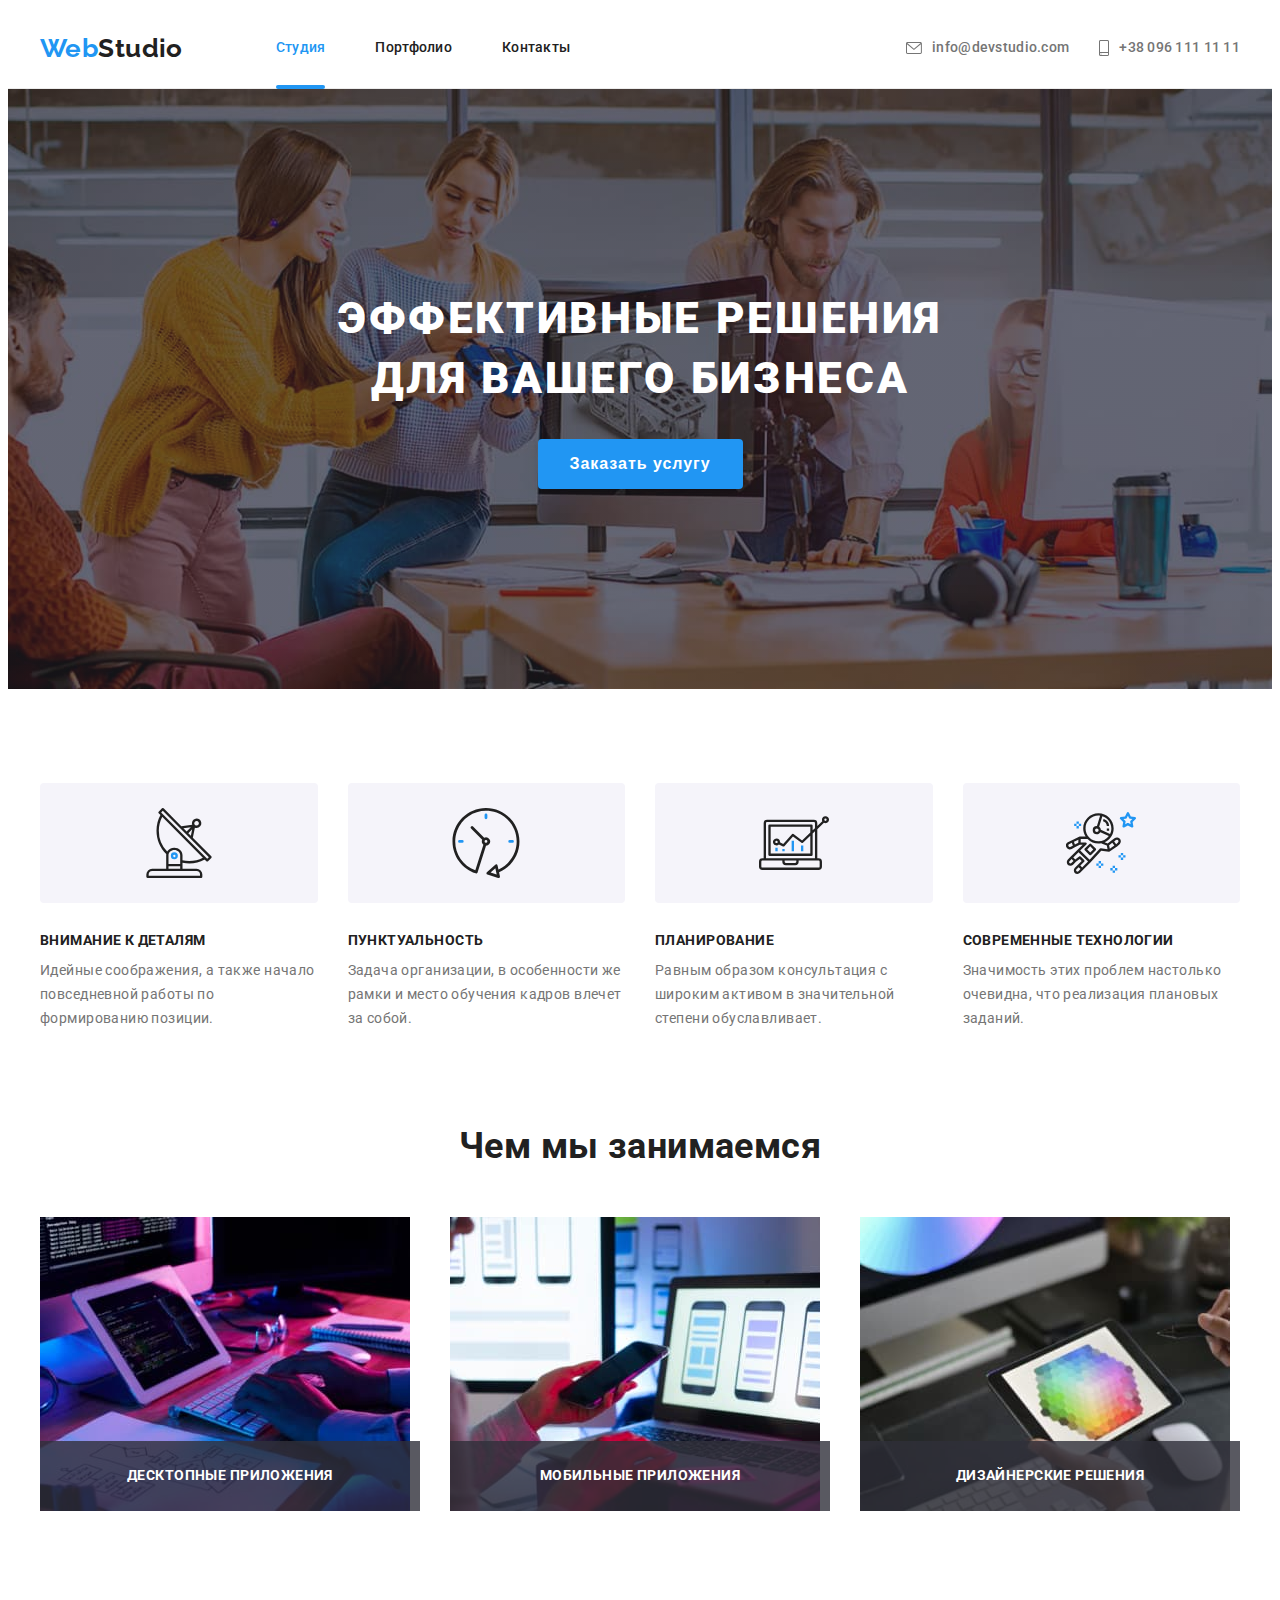
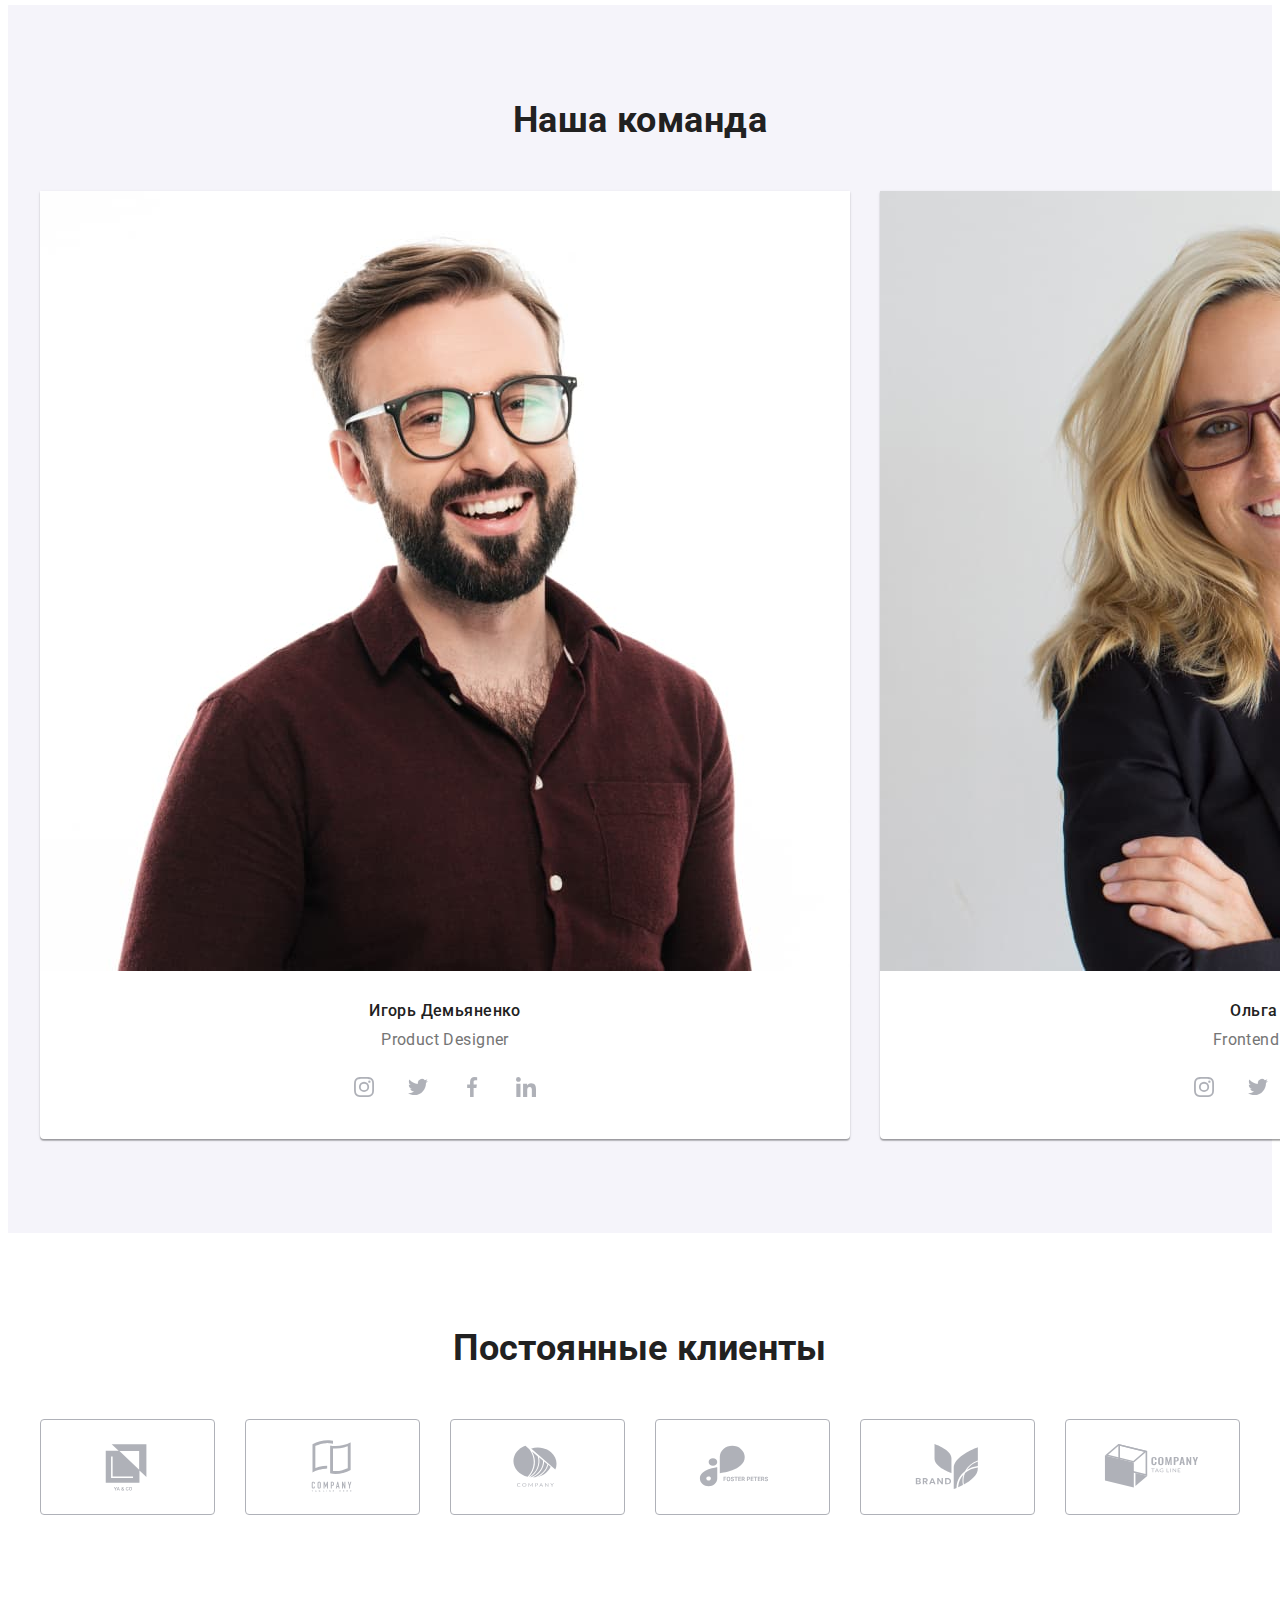
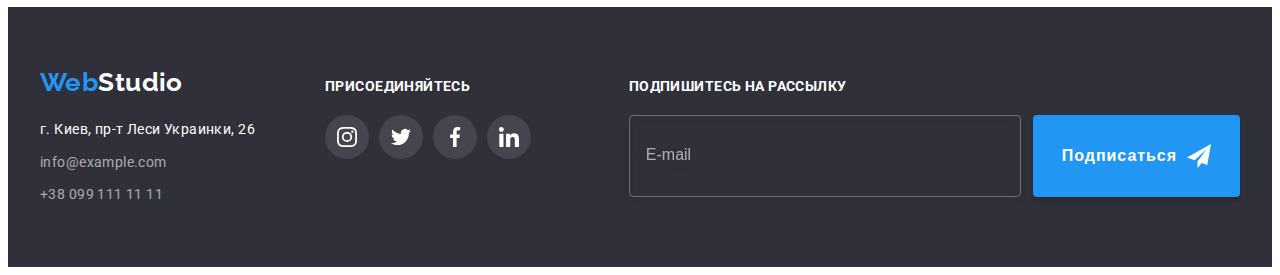
<file: index.html>
<!DOCTYPE html>
<html lang="ru">
  <head>
    <meta charset="UTF-8" />
    <meta http-equiv="X-UA-Compatible" content="IE=edge" />
    <meta name="viewport" content="width=device-width, initial-scale=1.0" />
    <title>Студия</title>
    <link rel="preconnect" href="https://fonts.googleapis.com" />
    <link rel="preconnect" href="https://fonts.gstatic.com" crossorigin />
    <link
      href="https://fonts.googleapis.com/css2?family=Raleway:wght@700&family=Roboto:wght@400;500;700;900&display=swap"
      rel="stylesheet"
    />
    <link
      rel="stylesheet"
      href="https://cdnjs.cloudflare.com/ajax/libs/modern-normalize/1.1.0/modern-normalize.min.css"
      integrity="sha512-wpPYUAdjBVSE4KJnH1VR1HeZfpl1ub8YT/NKx4PuQ5NmX2tKuGu6U/JRp5y+Y8XG2tV+wKQpNHVUX03MfMFn9Q=="
      crossorigin="anonymous"
      referrerpolicy="no-referrer"
    />
    <link rel="stylesheet" href="./css/main.min.css" />
  </head>
  <body>
    <header class="page-header">
      <div class="container header-flex">
        <nav class="nav-flex">
          <a class="logo" href="./index.html"
            ><span class="accent-logo">Web</span>Studio</a
          >
          <ul class="list nav-list-flex">
            <li class="nav-item">
              <a class="nav-link current" href="./index.html">Студия</a>
            </li>
            <li class="nav-item">
              <a class="nav-link" href="./portfolio.html">Портфолио</a>
            </li>
            <li class="nav-item"><a class="nav-link" href="">Контакты</a></li>
          </ul>
          <button class="menu-button" type="button">
            <svg class="menu-icon" width="40" height="40">
              <use href="./images/icons.svg#menu-header"></use>
            </svg>
          </button>
        </nav>
        <ul class="list nav-contacts-flex">
          <li class="contacts-item">
            <a class="header-contacts" href="mailto:info@devstudio.com"
              ><svg class="icon-mail" width="16" height="12">
                <use href="./images/icons.svg#mail"></use></svg
              >info@devstudio.com</a
            >
          </li>
          <li class="contacts-item">
            <a class="header-contacts" href="tel:+380961111111"
              ><svg class="icon-phone" width="10" height="16">
                <use href="./images/icons.svg#phone"></use></svg
              >+38 096 111 11 11</a
            >
          </li>
        </ul>
      </div>
    </header>
    <main>
      <section class="hero">
        <h1 class="hero-headline">Эффективные решения для вашего бизнеса</h1>
        <button class="main-btn" type="button" data-modal-open>
          Заказать услугу
        </button>
      </section>
      <section class="section details__section">
        <div class="container">
          <ul class="list details-list">
            <li class="details-list__item">
              <div class="details-list__decoration">
                <svg width="70" height="70">
                  <use href="./images/icons.svg#antenna"></use>
                </svg>
              </div>
              <h3 class="details-list__headline">Внимание к деталям</h3>
              <p class="details-list__text">
                Идейные соображения, а также начало повседневной работы по
                формированию позиции.
              </p>
            </li>
            <li class="details-list__item">
              <div class="details-list__decoration">
                <svg width="70" height="70">
                  <use href="./images/icons.svg#clock"></use>
                </svg>
              </div>
              <h3 class="details-list__headline">Пунктуальность</h3>
              <p class="details-list__text">
                Задача организации, в особенности же рамки и место обучения
                кадров влечет за собой.
              </p>
            </li>
            <li class="details-list__item">
              <div class="details-list__decoration">
                <svg width="70" height="70">
                  <use href="./images/icons.svg#diagram"></use>
                </svg>
              </div>
              <h3 class="details-list__headline">Планирование</h3>
              <p class="details-list__text">
                Равным образом консультация с широким активом в значительной
                степени обуславливает.
              </p>
            </li>
            <li class="details-list__item">
              <div class="details-list__decoration">
                <svg width="70" height="70">
                  <use href="./images/icons.svg#astronaut"></use>
                </svg>
              </div>
              <h3 class="details-list__headline">Современные технологии</h3>
              <p class="details-list__text">
                Значимость этих проблем настолько очевидна, что реализация
                плановых заданий.
              </p>
            </li>
          </ul>
        </div>
      </section>
      <section class="section">
        <div class="container">
          <h2 class="section-headline">Чем мы занимаемся</h2>
          <ul class="list images-flex">
            <li class="images-item">
              <picture>
                <source
                  srcset="
                    ./images/coding-desktop.jpg    1x,
                    ./images/coding-desktop@2x.jpg 2x
                  "
                  media="(min-width: 1200px)"
                />
                <img src="./images/coding-desktop.jpg" alt="Написание кода" />
              </picture>
              <div class="business-info">
                <p class="business-text">Десктопные приложения</p>
              </div>
            </li>
            <li class="images-item">
              <picture>
                <source
                  srcset="
                    ./images/adapting-desktop.jpg    1x,
                    ./images/adapting-desktop@2x.jpg 2x
                  "
                  media="(min-width: 1200px)"
                />
                <img
                  src="./images/adapting-desktop.jpg"
                  alt="Адаптация под разные устройства"
                />
              </picture>
              <div class="business-info">
                <p class="business-text">Мобильные приложения</p>
              </div>
            </li>
            <li class="images-item">
              <picture>
                <source
                  srcset="
                    ./images/coloring-desktop.jpg    1x,
                    ./images/coloring-desktop@2x.jpg 2x
                  "
                  media="(min-width: 1200px)"
                />
                <img src="./images/coloring-desktop.jpg" alt="Выбор цвета" />
              </picture>
              <div class="business-info">
                <p class="business-text">Дизайнерские решения</p>
              </div>
            </li>
          </ul>
        </div>
      </section>
      <section class="section team">
        <div class="container">
          <h2 class="team__headline">Наша команда</h2>
          <ul class="list team-cards">
            <li class="team-cards__item">
              <picture>
                <source
                  srcset="
                    ./images/product-designer-desktop.jpg    1x,
                    ./images/product-designer-desktop@2x.jpg 2x
                  "
                  media="(min-width: 1200px)"
                />
                <source
                  srcset="
                    ./images/product-designer-tablet.jpg    1x,
                    ./images/product-designer-tablet@2x.jpg 2x
                  "
                  media="(min-width: 768px)"
                />
                <source
                  srcset="
                    ./images/product-designer-mobile.jpg    1x,
                    ./images/product-designer-mobile@2x.jpg 2x
                  "
                  media="(max-width:767px)"
                />
                <img
                  class="team-cards__img"
                  src="./images/product-designer-desktop.jpg"
                  alt="Дизайнер продукта"
                />
              </picture>
              <div class="team-cards__container">
                <h3 class="team-cards__name">Игорь Демьяненко</h3>
                <p class="team-cards__position" lang="en">Product Designer</p>
                <ul class="list soc-list">
                  <li class="soc-list__item">
                    <a class="soc-list__link" href=""
                      ><svg class="soc-list__icon" width="20" height="20">
                        <use href="./images/icons.svg#instagram"></use></svg
                    ></a>
                  </li>
                  <li class="soc-list__item">
                    <a class="soc-list__link" href=""
                      ><svg class="soc-list__icon" width="20" height="20">
                        <use href="./images/icons.svg#twitter"></use></svg
                    ></a>
                  </li>
                  <li class="soc-list__item">
                    <a class="soc-list__link" href=""
                      ><svg class="soc-list__icon" width="20" height="20">
                        <use href="./images/icons.svg#facebook"></use></svg
                    ></a>
                  </li>
                  <li class="soc-list__item">
                    <a class="soc-list__link" href=""
                      ><svg class="soc-list__icon" width="20" height="20">
                        <use href="./images/icons.svg#linked"></use></svg
                    ></a>
                  </li>
                </ul>
              </div>
            </li>
            <li class="team-cards__item">
              <picture>
                <source
                  srcset="
                    ./images/frontend-desktop.jpg    1x,
                    ./images/frontend-desktop@2x.jpg 2x
                  "
                  media="(min-width: 1200px)"
                />
                <source
                  srcset="
                    ./images/frontend-tablet.jpg    1x,
                    ./images/frontend-tablet@2x.jpg 2x
                  "
                  media="(min-width: 768px)"
                />
                <source
                  srcset="
                    ./images/frontend-mobile.jpg    1x,
                    ./images/frontend-mobile@2x.jpg 2x
                  "
                  media="(max-width:767px)"
                />
                <img
                  class="team-cards__img"
                  src="./images/frontend-desktop.jpg"
                  alt="Фронтенд разработчик"
                />
              </picture>
              <div class="team-cards__container">
                <h3 class="team-cards__name">Ольга Репина</h3>
                <p class="team-cards__position" lang="en">Frontend Developer</p>
                <ul class="list soc-list">
                  <li class="soc-list__item">
                    <a class="soc-list__link" href=""
                      ><svg class="soc-list__icon" width="20" height="20">
                        <use href="./images/icons.svg#instagram"></use></svg
                    ></a>
                  </li>
                  <li class="soc-list__item">
                    <a class="soc-list__link" href=""
                      ><svg class="soc-list__icon" width="20" height="20">
                        <use href="./images/icons.svg#twitter"></use></svg
                    ></a>
                  </li>
                  <li class="soc-list__item">
                    <a class="soc-list__link" href=""
                      ><svg class="soc-list__icon" width="20" height="20">
                        <use href="./images/icons.svg#facebook"></use></svg
                    ></a>
                  </li>
                  <li class="soc-list__item">
                    <a class="soc-list__link" href=""
                      ><svg class="soc-list__icon" width="20" height="20">
                        <use href="./images/icons.svg#linked"></use></svg
                    ></a>
                  </li>
                </ul>
              </div>
            </li>
            <li class="team-cards__item">
              <picture>
                <source
                  srcset="
                    ./images/marketing-desktop.jpg    1x,
                    ./images/marketing-desktop@2x.jpg 2x
                  "
                  media="(min-width: 1200px)"
                />
                <source
                  srcset="
                    ./images/marketing-tablet.jpg    1x,
                    ./images/marketing-tablet@2x.jpg 2x
                  "
                  media="(min-width: 768px)"
                />
                <source
                  srcset="
                    ./images/marketing-mobile.jpg    1x,
                    ./images/marketing-mobile@2x.jpg 2x
                  "
                  media="(max-width:767px)"
                />
                <img
                  class="team-cards__img"
                  src="./images/marketing-desktop.jpg"
                  alt="Маркетолог"
                />
              </picture>
              <div class="team-cards__container">
                <h3 class="team-cards__name">Николай Тарасов</h3>
                <p class="team-cards__position" lang="en">Marketing</p>
                <ul class="list soc-list">
                  <li class="soc-list__item">
                    <a class="soc-list__link" href=""
                      ><svg class="soc-list__icon" width="20" height="20">
                        <use href="./images/icons.svg#instagram"></use></svg
                    ></a>
                  </li>
                  <li class="soc-list__item">
                    <a class="soc-list__link" href=""
                      ><svg class="soc-list__icon" width="20" height="20">
                        <use href="./images/icons.svg#twitter"></use></svg
                    ></a>
                  </li>
                  <li class="soc-list__item">
                    <a class="soc-list__link" href=""
                      ><svg class="soc-list__icon" width="20" height="20">
                        <use href="./images/icons.svg#facebook"></use></svg
                    ></a>
                  </li>
                  <li class="soc-list__item">
                    <a class="soc-list__link" href=""
                      ><svg class="soc-list__icon" width="20" height="20">
                        <use href="./images/icons.svg#linked"></use></svg
                    ></a>
                  </li>
                </ul>
              </div>
            </li>
            <li class="team-cards__item">
              <picture>
                <source
                  srcset="
                    ./images/ui-designer-desktop.jpg    1x,
                    ./images/ui-designer-desktop@2x.jpg 2x
                  "
                  media="(min-width: 1200px)"
                />
                <source
                  srcset="
                    ./images/ui-designer-tablet.jpg    1x,
                    ./images/ui-designer-tablet@2x.jpg 2x
                  "
                  media="(min-width: 768px)"
                />
                <source
                  srcset="
                    ./images/ui-designer-mobile.jpg    1x,
                    ./images/ui-designer-mobile@2x.jpg 2x
                  "
                  media="(max-width:767px)"
                />
                <img
                  class="team-cards__img"
                  src="./images/ui-designer-desktop.jpg"
                  alt="Дизайнер пользовательского интерфейса"
                />
              </picture>
              <div class="team-cards__container">
                <h3 class="team-cards__name">Михаил Ермаков</h3>
                <p class="team-cards__position" lang="en">UI Designer</p>
                <ul class="list soc-list">
                  <li class="soc-list__item">
                    <a class="soc-list__link" href=""
                      ><svg class="soc-list__icon" width="20" height="20">
                        <use href="./images/icons.svg#instagram"></use></svg
                    ></a>
                  </li>
                  <li class="soc-list__item">
                    <a class="soc-list__link" href=""
                      ><svg class="soc-list__icon" width="20" height="20">
                        <use href="./images/icons.svg#twitter"></use></svg
                    ></a>
                  </li>
                  <li class="soc-list__item">
                    <a class="soc-list__link" href=""
                      ><svg class="soc-list__icon" width="20" height="20">
                        <use href="./images/icons.svg#facebook"></use></svg
                    ></a>
                  </li>
                  <li class="soc-list__item">
                    <a class="soc-list__link" href=""
                      ><svg class="soc-list__icon" width="20" height="20">
                        <use href="./images/icons.svg#linked"></use></svg
                    ></a>
                  </li>
                </ul>
              </div>
            </li>
          </ul>
        </div>
      </section>
      <section class="section">
        <div class="container">
          <h2 class="section-headline">Постоянные клиенты</h2>
          <ul class="list clients-flex">
            <li class="clients-item">
              <a class="clients-link" href=""
                ><svg class="clients-icon" width="106" height="60">
                  <use href="./images/icons.svg#clients-1"></use></svg
              ></a>
            </li>
            <li class="clients-item">
              <a class="clients-link" href=""
                ><svg class="clients-icon" width="106" height="60">
                  <use href="./images/icons.svg#clients-2"></use></svg
              ></a>
            </li>
            <li class="clients-item">
              <a class="clients-link" href=""
                ><svg class="clients-icon" width="106" height="60">
                  <use href="./images/icons.svg#clients-3"></use></svg
              ></a>
            </li>
            <li class="clients-item">
              <a class="clients-link" href=""
                ><svg class="clients-icon" width="106" height="60">
                  <use href="./images/icons.svg#clients-4"></use></svg
              ></a>
            </li>
            <li class="clients-item">
              <a class="clients-link" href=""
                ><svg class="clients-icon" width="106" height="60">
                  <use href="./images/icons.svg#clients-5"></use></svg
              ></a>
            </li>
            <li class="clients-item">
              <a class="clients-link" href=""
                ><svg class="clients-icon" width="106" height="60">
                  <use href="./images/icons.svg#clients-6"></use></svg
              ></a>
            </li>
          </ul>
        </div>
      </section>
    </main>
    <footer class="page-footer">
      <div class="container footer-flex">
        <div class="footer-tablet">
          <div>
            <a class="logo footer" href="./index.html"
              ><span class="accent-logo">Web</span>Studio</a
            >
            <address class="page-address">
              <p class="footer-address">г. Киев, пр-т Леси Украинки, 26</p>
              <ul class="list">
                <li class="footer-contacts-item">
                  <a class="footer-contacts" href="mailto:info@example.com"
                    >info@example.com</a
                  >
                </li>
                <li class="footer-contacts-item">
                  <a class="footer-contacts" href="tel:+380991111111"
                    >+38 099 111 11 11</a
                  >
                </li>
              </ul>
            </address>
          </div>
          <div class="join">
            <p class="join-text"><b>присоединяйтесь</b></p>
            <ul class="list join-soc-flex">
              <li class="soc-item">
                <a class="social-link join-link" href=""
                  ><svg class="team-icon" width="20" height="20">
                    <use href="./images/icons.svg#instagram"></use></svg
                ></a>
              </li>
              <li class="soc-item">
                <a class="social-link join-link" href=""
                  ><svg class="team-icon" width="20" height="20">
                    <use href="./images/icons.svg#twitter"></use></svg
                ></a>
              </li>
              <li class="soc-item">
                <a class="social-link join-link" href=""
                  ><svg class="team-icon" width="20" height="20">
                    <use href="./images/icons.svg#facebook"></use></svg
                ></a>
              </li>
              <li class="soc-item">
                <a class="social-link join-link" href=""
                  ><svg class="team-icon" width="20" height="20">
                    <use href="./images/icons.svg#linked"></use></svg
                ></a>
              </li>
            </ul>
          </div>
        </div>
        <div class="subscribe">
          <p class="join-text"><b>Подпишитесь на рассылку</b></p>
          <form class="subscribe-form">
            <label>
              <input
                class="email-footer"
                type="email"
                name="email-footer"
                placeholder="E-mail"
              />
            </label>
            <button class="footer-btn" type="submit">
              Подписаться<svg class="icon-send" width="24" height="24">
                <use href="./images/icons.svg#icon-send"></use>
              </svg>
            </button>
          </form>
        </div>
      </div>
    </footer>
    <div class="modal-overlay is-hidden" data-modal>
      <div class="modal-window">
        <button class="modal-close-btn" type="button" data-modal-close>
          <svg class="icon-close-modal" width="18" height="18">
            <use href="./images/icons.svg#close-modal"></use>
          </svg>
        </button>
        <p class="modal-text">Оставьте свои данные, мы вам перезвоним</p>
        <form class="modal-form">
          <label class="modal-label"
            ><span class="input-label">Имя</span>
            <input class="modal-input" type="text" name="name-modal" />
            <svg class="modal-icon" width="18" height="18">
              <use href="./images/icons.svg#person-modal"></use>
            </svg>
          </label>
          <label class="modal-label"
            ><span class="input-label">Телефон</span>
            <input class="modal-input" type="tel" name="tel-modal" />
            <svg class="modal-icon" width="18" height="18">
              <use href="./images/icons.svg#phone-modal"></use>
            </svg>
          </label>
          <label class="modal-label"
            ><span class="input-label">Почта</span>
            <input class="modal-input" type="email" name="email-modal" />
            <svg class="modal-icon" width="18" height="18">
              <use href="./images/icons.svg#email-modal"></use>
            </svg>
          </label>
          <label class="modal-label"
            ><span class="input-label">Комментарий</span>
            <textarea
              class="modal-textarea"
              name="commentary-modal"
              placeholder="Введите текст"
            ></textarea>
          </label>
          <label class="checkbox-label">
            <input
              class="checkbox-input visually-hidden"
              type="checkbox"
              name="policy-modal"
            />
            <span class="checkbox-wrapper">
              <svg class="checkbox-icon" width="11" height="8">
                <use href="./images/icons.svg#checkbox-modal"></use>
              </svg>
            </span>
            <span class="checkbox-text"
              >Соглашаюсь с рассылкой и принимаю
              <a class="policy-link" href="">Условия договора</a></span
            >
          </label>
          <button class="main-btn modal-btn" type="submit">Отправить</button>
        </form>
      </div>
    </div>
    <div class="mobile-menu is-closed">
      <button class="menu-close-button" type="button">
        <svg class="menu-close-icon" width="40" height="40">
          <use href="./images/icons.svg#menu-close"></use>
        </svg>
      </button>
      <ul class="list menu-nav">
        <li class="menu-nav-item">
          <a class="menu-nav-link current-page" href="./index.html">Студия</a>
        </li>
        <li class="menu-nav-item">
          <a class="menu-nav-link" href="./portfolio.html">Портфолио</a>
        </li>
        <li class="menu-nav-item">
          <a class="menu-nav-link" href="">Контакты</a>
        </li>
      </ul>
      <div class="menu-wrapper">
        <ul class="list menu-contacts">
          <li class="menu-contacts-item-tel">
            <a class="menu-contacts-tel" href="tel:+380961111111"
              >+38 096 111 11 11</a
            >
          </li>
          <li>
            <a class="menu-contacts-mail" href="mailto:info@devstudio.com"
              >info@devstudio.com</a
            >
          </li>
        </ul>
        <ul class="list menu-soc-flex">
          <li class="menu-soc-flex-item">
            <a class="menu-soc-link" href="">Instagram</a>
          </li>
          <li class="menu-soc-flex-item">
            <a class="menu-soc-link" href="">Twitter</a>
          </li>
          <li class="menu-soc-flex-item">
            <a class="menu-soc-link" href="">Facebook</a>
          </li>
          <li class="menu-soc-flex-item">
            <a class="menu-soc-link" href="">LinkedIn</a>
          </li>
        </ul>
      </div>
    </div>
    <script src="./js/modal.js"></script>
    <script src="./js/mobile-menu.js"></script>
  </body>
</html>
</file>
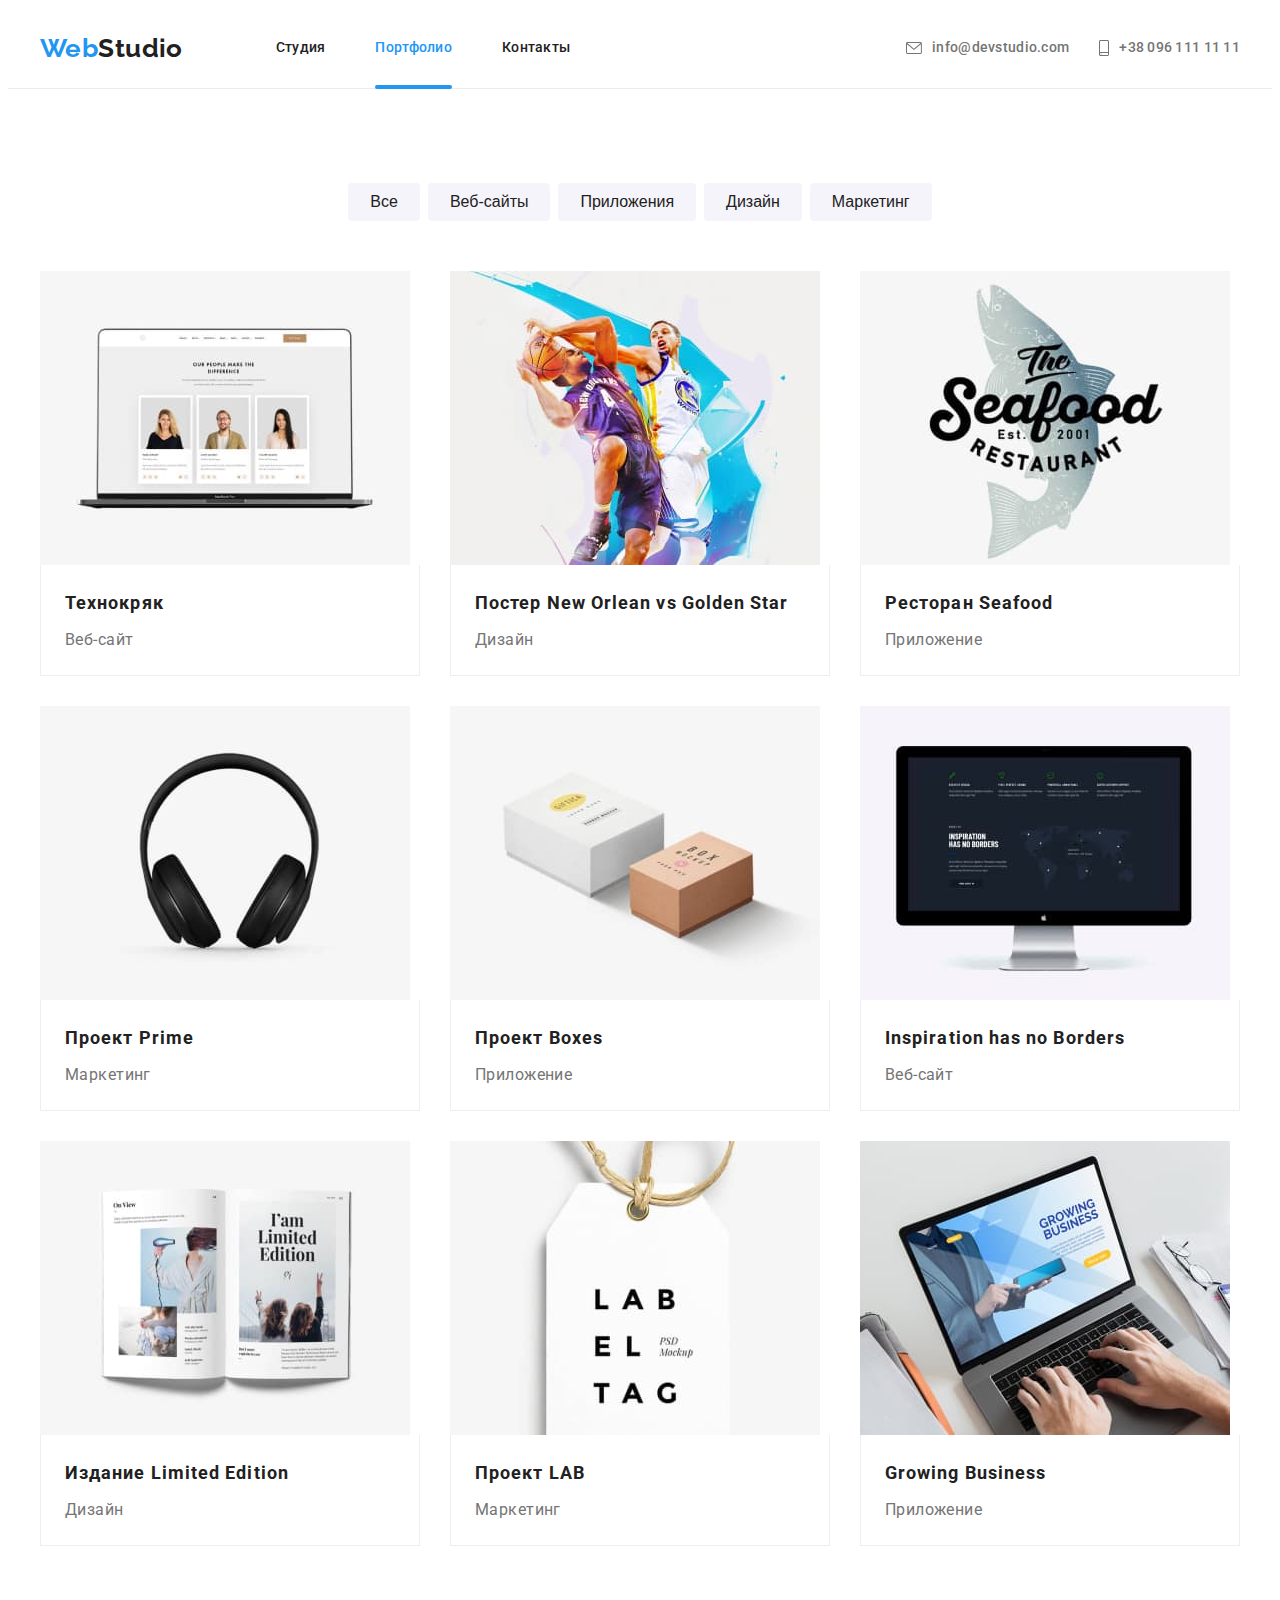
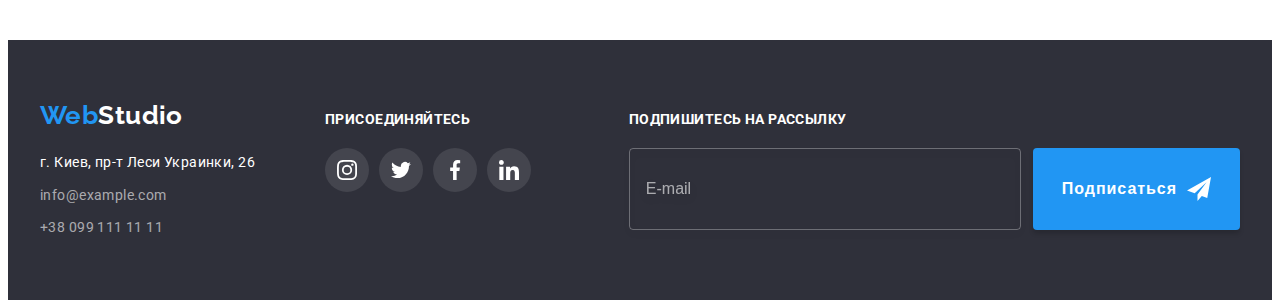
<file: portfolio.html>
<!DOCTYPE html>
<html lang="ru">
  <head>
    <meta charset="UTF-8" />
    <meta http-equiv="X-UA-Compatible" content="IE=edge" />
    <meta name="viewport" content="width=device-width, initial-scale=1.0" />
    <title>Портфолио</title>
    <link rel="preconnect" href="https://fonts.googleapis.com" />
    <link rel="preconnect" href="https://fonts.gstatic.com" crossorigin />
    <link
      href="https://fonts.googleapis.com/css2?family=Raleway:wght@700&family=Roboto:wght@400;500;700&display=swap"
      rel="stylesheet"
    />
    <link
      rel="stylesheet"
      href="https://cdnjs.cloudflare.com/ajax/libs/modern-normalize/1.1.0/modern-normalize.min.css"
      integrity="sha512-wpPYUAdjBVSE4KJnH1VR1HeZfpl1ub8YT/NKx4PuQ5NmX2tKuGu6U/JRp5y+Y8XG2tV+wKQpNHVUX03MfMFn9Q=="
      crossorigin="anonymous"
      referrerpolicy="no-referrer"
    />
    <link rel="stylesheet" href="./css/main.min.css" />
  </head>
  <body>
    <header class="page-header">
      <div class="container header-flex">
        <nav class="nav-flex">
          <a class="logo" href="./index.html"
            ><span class="accent-logo">Web</span>Studio</a
          >
          <ul class="list nav-list-flex">
            <li class="nav-item">
              <a class="nav-link" href="./index.html">Студия</a>
            </li>
            <li class="nav-item">
              <a class="nav-link current" href="./portfolio.html">Портфолио</a>
            </li>
            <li class="nav-item"><a class="nav-link" href="">Контакты</a></li>
          </ul>
          <button class="menu-button" type="button">
            <svg class="menu-icon" width="40" height="40">
              <use href="./images/icons.svg#menu-header"></use>
            </svg>
          </button>
        </nav>
        <ul class="list nav-contacts-flex">
          <li class="contacts-item">
            <a class="header-contacts" href="mailto:info@devstudio.com"
              ><svg class="icon-mail" width="16" height="12">
                <use href="./images/icons.svg#mail"></use></svg
              >info@devstudio.com</a
            >
          </li>
          <li class="contacts-item">
            <a class="header-contacts" href="tel:+380961111111"
              ><svg class="icon-phone" width="10" height="16">
                <use href="./images/icons.svg#phone"></use></svg
              >+38 096 111 11 11</a
            >
          </li>
        </ul>
      </div>
    </header>
    <main>
      <section class="section">
        <div class="container">
          <ul class="list portfolio-btn-flex">
            <li class="portfolio-btn-item">
              <button class="portfolio-btn" type="button">Все</button>
            </li>
            <li class="portfolio-btn-item">
              <button class="portfolio-btn" type="button">Веб-сайты</button>
            </li>
            <li class="portfolio-btn-item">
              <button class="portfolio-btn" type="button">Приложения</button>
            </li>
            <li class="portfolio-btn-item">
              <button class="portfolio-btn" type="button">Дизайн</button>
            </li>
            <li class="portfolio-btn-item">
              <button class="portfolio-btn" type="button">Маркетинг</button>
            </li>
          </ul>
          <ul class="list card-flex">
            <li class="card-item">
              <a href="" class="card-link">
                <div class="card-img-container">
                  <picture>
                    <source
                      srcset="
                        ./images/technocrack-desktop.jpg    1x,
                        ./images/technocrack-desktop@2x.jpg 2x
                      "
                      media="(min-width: 1200px)"
                    />
                    <source
                      srcset="
                        ./images/technocrack-tablet.jpg    1x,
                        ./images/technocrack-tablet@2x.jpg 2x
                      "
                      media="(min-width: 768px)"
                    />
                    <source
                      srcset="
                        ./images/technocrack-mobile.jpg    1x,
                        ./images/technocrack-mobile@2x.jpg 2x
                      "
                      media="(max-width:767px)"
                    />
                    <img
                      class="card-img"
                      src="./images/technocrack-desktop.jpg"
                      alt="Ноутбук"
                    />
                  </picture>
                  <div class="card-overlay">
                    <p class="card-overlay-text">
                      Ресурс предлагает комплексные предложения с разным уровнем
                      функционала и сервисов. Все это позволит посетителю
                      получить исчерпывающие сведения о компании или частном
                      лице.
                    </p>
                  </div>
                </div>
                <div class="card-container">
                  <h3 class="card-headline">Технокряк</h3>
                  <p class="card-text">Веб-сайт</p>
                </div>
              </a>
            </li>
            <li class="card-item">
              <a href="" class="card-link">
                <div class="card-img-container">
                  <picture>
                    <source
                      srcset="
                        ./images/basketball-desktop.jpg    1x,
                        ./images/basketball-desktop@2x.jpg 2x
                      "
                      media="(min-width: 1200px)"
                    />
                    <source
                      srcset="
                        ./images/basketball-tablet.jpg    1x,
                        ./images/basketball-tablet@2x.jpg 2x
                      "
                      media="(min-width: 768px)"
                    />
                    <source
                      srcset="
                        ./images/basketball-mobile.jpg    1x,
                        ./images/basketball-mobile@2x.jpg 2x
                      "
                      media="(max-width:767px)"
                    />
                    <img
                      class="card-img"
                      src="./images/basketball-desktop.jpg"
                      alt="Баскетбол"
                    />
                  </picture>
                  <div class="card-overlay">
                    <p class="card-overlay-text">
                      Ресурс предлагает комплексные предложения с разным уровнем
                      функционала и сервисов. Все это позволит посетителю
                      получить исчерпывающие сведения о компании или частном
                      лице.
                    </p>
                  </div>
                </div>
                <div class="card-container">
                  <h3 class="card-headline">
                    Постер <span lang="en">New Orlean vs Golden Star</span>
                  </h3>
                  <p class="card-text">Дизайн</p>
                </div>
              </a>
            </li>
            <li class="card-item">
              <a href="" class="card-link">
                <div class="card-img-container">
                  <picture>
                    <source
                      srcset="
                        ./images/seafood-desktop.jpg    1x,
                        ./images/seafood-desktop@2x.jpg 2x
                      "
                      media="(min-width: 1200px)"
                    />
                    <source
                      srcset="
                        ./images/seafood-tablet.jpg    1x,
                        ./images/seafood-tablet@2x.jpg 2x
                      "
                      media="(min-width: 768px)"
                    />
                    <source
                      srcset="
                        ./images/seafood-mobile.jpg    1x,
                        ./images/seafood-mobile@2x.jpg 2x
                      "
                      media="(max-width:767px)"
                    />
                    <img
                      class="card-img"
                      src="./images/seafood-desktop.jpg"
                      alt="Лого ресторана"
                    />
                  </picture>
                  <div class="card-overlay">
                    <p class="card-overlay-text">
                      Ресурс предлагает комплексные предложения с разным уровнем
                      функционала и сервисов. Все это позволит посетителю
                      получить исчерпывающие сведения о компании или частном
                      лице.
                    </p>
                  </div>
                </div>
                <div class="card-container">
                  <h3 class="card-headline">
                    Ресторан <span lang="en">Seafood</span>
                  </h3>
                  <p class="card-text">Приложение</p>
                </div>
              </a>
            </li>
            <li class="card-item">
              <a href="" class="card-link">
                <div class="card-img-container">
                  <picture>
                    <source
                      srcset="
                        ./images/prime-desktop.jpg    1x,
                        ./images/prime-desktop@2x.jpg 2x
                      "
                      media="(min-width: 1200px)"
                    />
                    <source
                      srcset="
                        ./images/prime-tablet.jpg    1x,
                        ./images/prime-tablet@2x.jpg 2x
                      "
                      media="(min-width: 768px)"
                    />
                    <source
                      srcset="
                        ./images/prime-mobile.jpg    1x,
                        ./images/prime-mobile@2x.jpg 2x
                      "
                      media="(max-width:767px)"
                    />
                    <img
                      class="card-img"
                      src="./images/prime-desktop.jpg"
                      alt="Наушники"
                    />
                  </picture>
                  <div class="card-overlay">
                    <p class="card-overlay-text">
                      Ресурс предлагает комплексные предложения с разным уровнем
                      функционала и сервисов. Все это позволит посетителю
                      получить исчерпывающие сведения о компании или частном
                      лице.
                    </p>
                  </div>
                </div>
                <div class="card-container">
                  <h3 class="card-headline">
                    Проект <span lang="en">Prime</span>
                  </h3>
                  <p class="card-text">Маркетинг</p>
                </div>
              </a>
            </li>
            <li class="card-item">
              <a href="" class="card-link">
                <div class="card-img-container">
                  <picture>
                    <source
                      srcset="
                        ./images/boxes-desktop.jpg    1x,
                        ./images/boxes-desktop@2x.jpg 2x
                      "
                      media="(min-width: 1200px)"
                    />
                    <source
                      srcset="
                        ./images/boxes-tablet.jpg    1x,
                        ./images/boxes-tablet@2x.jpg 2x
                      "
                      media="(min-width: 768px)"
                    />
                    <source
                      srcset="
                        ./images/boxes-mobile.jpg    1x,
                        ./images/boxes-mobile@2x.jpg 2x
                      "
                      media="(max-width:767px)"
                    />
                    <img
                      class="card-img"
                      src="./images/boxes-desktop.jpg"
                      alt="Коробки"
                    />
                  </picture>
                  <div class="card-overlay">
                    <p class="card-overlay-text">
                      Ресурс предлагает комплексные предложения с разным уровнем
                      функционала и сервисов. Все это позволит посетителю
                      получить исчерпывающие сведения о компании или частном
                      лице.
                    </p>
                  </div>
                </div>
                <div class="card-container">
                  <h3 class="card-headline">
                    Проект <span lang="en">Boxes</span>
                  </h3>
                  <p class="card-text">Приложение</p>
                </div>
              </a>
            </li>
            <li class="card-item">
              <a href="" class="card-link">
                <div class="card-img-container">
                  <picture>
                    <source
                      srcset="
                        ./images/inspiration-desktop.jpg    1x,
                        ./images/inspiration-desktop@2x.jpg 2x
                      "
                      media="(min-width: 1200px)"
                    />
                    <source
                      srcset="
                        ./images/inspiration-tablet.jpg    1x,
                        ./images/inspiration-tablet@2x.jpg 2x
                      "
                      media="(min-width: 768px)"
                    />
                    <source
                      srcset="
                        ./images/inspiration-mobile.jpg    1x,
                        ./images/inspiration-mobile@2x.jpg 2x
                      "
                      media="(max-width:767px)"
                    />
                    <img
                      class="card-img"
                      src="./images/inspiration-desktop.jpg"
                      alt="Моноблок"
                    />
                  </picture>
                  <div class="card-overlay">
                    <p class="card-overlay-text">
                      Ресурс предлагает комплексные предложения с разным уровнем
                      функционала и сервисов. Все это позволит посетителю
                      получить исчерпывающие сведения о компании или частном
                      лице.
                    </p>
                  </div>
                </div>
                <div class="card-container">
                  <h3 class="card-headline" lang="en">
                    Inspiration has no Borders
                  </h3>
                  <p class="card-text">Веб-сайт</p>
                </div>
              </a>
            </li>
            <li class="card-item">
              <a href="" class="card-link">
                <div class="card-img-container">
                  <picture>
                    <source
                      srcset="
                        ./images/limited-desktop.jpg    1x,
                        ./images/limited-desktop@2x.jpg 2x
                      "
                      media="(min-width: 1200px)"
                    />
                    <source
                      srcset="
                        ./images/limited-tablet.jpg    1x,
                        ./images/limited-tablet@2x.jpg 2x
                      "
                      media="(min-width: 768px)"
                    />
                    <source
                      srcset="
                        ./images/limited-mobile.jpg    1x,
                        ./images/limited-mobile@2x.jpg 2x
                      "
                      media="(max-width:767px)"
                    />
                    <img
                      class="card-img"
                      src="./images/limited-desktop.jpg"
                      alt="Книга"
                    />
                  </picture>
                  <div class="card-overlay">
                    <p class="card-overlay-text">
                      Ресурс предлагает комплексные предложения с разным уровнем
                      функционала и сервисов. Все это позволит посетителю
                      получить исчерпывающие сведения о компании или частном
                      лице.
                    </p>
                  </div>
                </div>
                <div class="card-container">
                  <h3 class="card-headline">
                    Издание <span lang="en">Limited Edition</span>
                  </h3>
                  <p class="card-text">Дизайн</p>
                </div>
              </a>
            </li>
            <li class="card-item">
              <a href="" class="card-link">
                <div class="card-img-container">
                  <picture>
                    <source
                      srcset="
                        ./images/lab-desktop.jpg    1x,
                        ./images/lab-desktop@2x.jpg 2x
                      "
                      media="(min-width: 1200px)"
                    />
                    <source
                      srcset="
                        ./images/lab-tablet.jpg    1x,
                        ./images/lab-tablet@2x.jpg 2x
                      "
                      media="(min-width: 768px)"
                    />
                    <source
                      srcset="
                        ./images/lab-mobile.jpg    1x,
                        ./images/lab-mobile@2x.jpg 2x
                      "
                      media="(max-width:767px)"
                    />
                    <img
                      class="card-img"
                      src="./images/lab-desktop.jpg"
                      alt="Бирка"
                    />
                  </picture>
                  <div class="card-overlay">
                    <p class="card-overlay-text">
                      Ресурс предлагает комплексные предложения с разным уровнем
                      функционала и сервисов. Все это позволит посетителю
                      получить исчерпывающие сведения о компании или частном
                      лице.
                    </p>
                  </div>
                </div>
                <div class="card-container">
                  <h3 class="card-headline">
                    Проект <span lang="en">LAB</span>
                  </h3>
                  <p class="card-text">Маркетинг</p>
                </div>
              </a>
            </li>
            <li class="card-item">
              <a href="" class="card-link">
                <div class="card-img-container">
                  <picture>
                    <source
                      srcset="
                        ./images/business-desktop.jpg    1x,
                        ./images/business-desktop@2x.jpg 2x
                      "
                      media="(min-width: 1200px)"
                    />
                    <source
                      srcset="
                        ./images/business-tablet.jpg    1x,
                        ./images/business-tablet@2x.jpg 2x
                      "
                      media="(min-width: 768px)"
                    />
                    <source
                      srcset="
                        ./images/business-mobile.jpg    1x,
                        ./images/business-mobile@2x.jpg 2x
                      "
                      media="(max-width:767px)"
                    />
                    <img
                      class="card-img"
                      src="./images/business-desktop.jpg"
                      alt="Работа за ноутбуком"
                    />
                  </picture>
                  <div class="card-overlay">
                    <p class="card-overlay-text">
                      Ресурс предлагает комплексные предложения с разным уровнем
                      функционала и сервисов. Все это позволит посетителю
                      получить исчерпывающие сведения о компании или частном
                      лице.
                    </p>
                  </div>
                </div>
                <div class="card-container">
                  <h3 class="card-headline" lang="en">Growing Business</h3>
                  <p class="card-text">Приложение</p>
                </div>
              </a>
            </li>
          </ul>
        </div>
      </section>
    </main>
    <footer class="page-footer">
      <div class="container footer-flex">
        <div class="footer-tablet">
          <div>
            <a class="logo footer" href="./index.html"
              ><span class="accent-logo">Web</span>Studio</a
            >
            <address class="page-address">
              <p class="footer-address">г. Киев, пр-т Леси Украинки, 26</p>
              <ul class="list">
                <li class="footer-contacts-item">
                  <a class="footer-contacts" href="mailto:info@example.com"
                    >info@example.com</a
                  >
                </li>
                <li class="footer-contacts-item">
                  <a class="footer-contacts" href="tel:+380991111111"
                    >+38 099 111 11 11</a
                  >
                </li>
              </ul>
            </address>
          </div>
          <div class="join">
            <p class="join-text"><b>присоединяйтесь</b></p>
            <ul class="list join-soc-flex">
              <li class="soc-item">
                <a class="social-link join-link" href=""
                  ><svg class="team-icon" width="20" height="20">
                    <use href="./images/icons.svg#instagram"></use></svg
                ></a>
              </li>
              <li class="soc-item">
                <a class="social-link join-link" href=""
                  ><svg class="team-icon" width="20" height="20">
                    <use href="./images/icons.svg#twitter"></use></svg
                ></a>
              </li>
              <li class="soc-item">
                <a class="social-link join-link" href=""
                  ><svg class="team-icon" width="20" height="20">
                    <use href="./images/icons.svg#facebook"></use></svg
                ></a>
              </li>
              <li class="soc-item">
                <a class="social-link join-link" href=""
                  ><svg class="team-icon" width="20" height="20">
                    <use href="./images/icons.svg#linked"></use></svg
                ></a>
              </li>
            </ul>
          </div>
        </div>
        <div class="subscribe">
          <p class="join-text"><b>Подпишитесь на рассылку</b></p>
          <form class="subscribe-form">
            <label>
              <input
                class="email-footer"
                type="email"
                name="email-footer"
                placeholder="E-mail"
              />
            </label>
            <button class="footer-btn" type="submit">
              Подписаться<svg class="icon-send" width="24" height="24">
                <use href="./images/icons.svg#icon-send"></use>
              </svg>
            </button>
          </form>
        </div>
      </div>
    </footer>
    <div class="mobile-menu is-closed">
      <button class="menu-close-button" type="button">
        <svg class="menu-close-icon" width="40" height="40">
          <use href="./images/icons.svg#menu-close"></use>
        </svg>
      </button>
      <ul class="list menu-nav">
        <li class="menu-nav-item">
          <a class="menu-nav-link" href="./index.html">Студия</a>
        </li>
        <li class="menu-nav-item">
          <a class="menu-nav-link current-page" href="./portfolio.html"
            >Портфолио</a
          >
        </li>
        <li class="menu-nav-item">
          <a class="menu-nav-link" href="">Контакты</a>
        </li>
      </ul>
      <div class="menu-wrapper">
        <ul class="list menu-contacts">
          <li class="menu-contacts-item-tel">
            <a class="menu-contacts-tel" href="tel:+380961111111"
              >+38 096 111 11 11</a
            >
          </li>
          <li>
            <a class="menu-contacts-mail" href="mailto:info@devstudio.com"
              >info@devstudio.com</a
            >
          </li>
        </ul>
        <ul class="list menu-soc-flex">
          <li class="menu-soc-flex-item">
            <a class="menu-soc-link" href="">Instagram</a>
          </li>
          <li class="menu-soc-flex-item">
            <a class="menu-soc-link" href="">Twitter</a>
          </li>
          <li class="menu-soc-flex-item">
            <a class="menu-soc-link" href="">Facebook</a>
          </li>
          <li class="menu-soc-flex-item">
            <a class="menu-soc-link" href="">LinkedIn</a>
          </li>
        </ul>
      </div>
    </div>
    <script src="./js/mobile-menu.js"></script>
  </body>
</html>
</file>
<file: css/main.min.css>
body{font-family:"Roboto", sans-serif;font-size:14px;letter-spacing:0.03em;color:#212121;background-color:#fff}textarea{resize:none}ul,h1,h2,h3,p{margin:0;padding:0}img{display:block}.visually-hidden{position:absolute;white-space:nowrap;width:1px;height:1px;overflow:hidden;border:0;padding:0;clip:rect(0 0 0 0);clip-path:inset(50%);margin:-1px}.container{padding-left:15px;padding-right:15px;margin:0 auto}@media screen and (min-width: 480px){.container{max-width:480px}}@media screen and (min-width: 768px){.container{max-width:768px}}@media screen and (min-width: 1200px){.container{max-width:1200px}}.section{padding-top:60px;padding-bottom:60px}@media screen and (min-width: 1200px){.section{padding-top:94px;padding-bottom:94px}}.list{list-style:none}.section-headline{margin-bottom:30px;font-size:28px;line-height:1.18;text-align:center}@media screen and (min-width: 1200px){.section-headline{margin-bottom:50px;font-size:36px;line-height:1.17}}.no-scroll{overflow:hidden}.page-header{border-bottom:1px solid #ececec}@media screen and (min-width: 768px){.header-flex{display:flex;align-items:center}}.nav-flex{display:flex;align-items:center;justify-content:space-between;padding-top:10px;padding-bottom:9px}@media screen and (min-width: 768px){.nav-flex{padding:0;justify-content:flex-start}}.nav-list-flex{display:none}@media screen and (min-width: 768px){.nav-list-flex{display:flex;margin-left:88px}.nav-list-flex .nav-item{margin-right:50px}.nav-list-flex .nav-item:last-child{margin-right:0}}@media screen and (min-width: 1200px){.nav-list-flex{margin-left:93px}}.nav-contacts-flex{display:none}@media screen and (min-width: 768px){.nav-contacts-flex{display:flex;flex-direction:column;margin-left:auto}.nav-contacts-flex .contacts-item:last-child{margin-top:10px}}@media screen and (min-width: 1200px){.nav-contacts-flex{flex-direction:row;align-items:center}.nav-contacts-flex .contacts-item:last-child{margin-top:0;margin-left:30px}}.logo{font-family:"Raleway", sans-serif;font-weight:700;font-size:24px;line-height:1.17;text-decoration:none;color:inherit}.logo:visited{color:inherit}@media screen and (min-width: 1200px){.logo{font-size:26px;line-height:1.19}}.accent-logo{color:#2196f3}.menu-button{height:40px;padding:0;background-color:transparent;border:none;transition:color 250ms cubic-bezier(0.4, 0, 0.2, 1);cursor:pointer}.menu-button:hover,.menu-button:focus{color:#2196f3}.menu-button .menu-icon{fill:currentColor}@media screen and (min-width: 768px){.menu-button{display:none}}@media screen and (min-width: 768px){.nav-link{position:relative;display:block;padding-top:32px;padding-bottom:32px;font-weight:500;line-height:1.14;letter-spacing:0.02em;text-decoration:none;color:inherit;transition:color 250ms cubic-bezier(0.4, 0, 0.2, 1)}.nav-link.current::after{content:"";position:absolute;bottom:-1px;left:0;width:100%;height:4px;border-radius:2px;background-color:#2196f3}.nav-link:visited{color:inherit}.nav-link:hover,.nav-link:focus,.nav-link.current{color:#2196f3}}@media screen and (min-width: 768px){.header-contacts{display:inline-flex;align-items:center;font-weight:500;font-size:12px;line-height:1.17;letter-spacing:0.02em;text-decoration:none;color:#757575;transition:color 250ms cubic-bezier(0.4, 0, 0.2, 1)}.header-contacts:visited{color:#757575}.header-contacts:hover,.header-contacts:focus{color:#2196f3}}@media screen and (min-width: 1200px){.header-contacts{padding-top:32px;padding-bottom:32px;font-size:14px;line-height:1.14}}@media screen and (min-width: 768px){.icon-mail,.icon-phone{margin-right:8px;fill:currentColor}}@media screen and (min-width: 1200px){.icon-mail,.icon-phone{margin-right:10px}}@media screen and (min-width: 768px){.icon-mail{width:14px;height:10px}}@media screen and (min-width: 1200px){.icon-mail{width:16px;height:12px}}@media screen and (min-width: 768px){.icon-phone{width:10px;height:14px}}@media screen and (min-width: 1200px){.icon-phone{height:16px}}.hero{max-width:480px;padding-top:118px;padding-bottom:118px;margin-right:auto;margin-left:auto;text-align:center;color:#fff;background-color:#c4c4c4;background-image:linear-gradient(rgba(47,48,58,0.4), rgba(47,48,58,0.4)),url("../images/hero-mobile.jpg");background-position:center;background-size:cover}@media (min-device-pixel-ratio: 2), (min-resolution: 192dpi), (min-resolution: 2dppx){.hero{background-image:linear-gradient(rgba(47,48,58,0.4), rgba(47,48,58,0.4)),url("../images/hero-mobile@2x.jpg")}}@media screen and (min-width: 768px){.hero{max-width:768px;background-image:linear-gradient(rgba(47,48,58,0.4), rgba(47,48,58,0.4)),url("../images/hero-tablet.jpg")}}@media screen and (min-width: 768px) and (min-device-pixel-ratio: 2), screen and (min-width: 768px) and (min-resolution: 192dpi), screen and (min-width: 768px) and (min-resolution: 2dppx){.hero{background-image:linear-gradient(rgba(47,48,58,0.4), rgba(47,48,58,0.4)),url("../images/hero-tablet@2x.jpg")}}@media screen and (min-width: 1200px){.hero{max-width:1600px;padding-top:200px;padding-bottom:200px;background-image:linear-gradient(rgba(47,48,58,0.4), rgba(47,48,58,0.4)),url("../images/hero-desktop.jpg")}}@media screen and (min-width: 1200px) and (min-device-pixel-ratio: 2), screen and (min-width: 1200px) and (min-resolution: 192dpi), screen and (min-width: 1200px) and (min-resolution: 2dppx){.hero{background-image:linear-gradient(rgba(47,48,58,0.4), rgba(47,48,58,0.4)),url("../images/hero-desktop@2x.jpg")}}.hero-headline{max-width:360px;margin:0 auto 30px auto;font-weight:900;font-size:26px;line-height:1.62;letter-spacing:0.06em;text-transform:uppercase}@media screen and (min-width: 1200px){.hero-headline{max-width:696px;font-size:44px;line-height:1.36}}.main-btn{min-width:200px;padding:10px 32px;font-weight:700;font-size:16px;line-height:1.88;letter-spacing:0.06em;box-shadow:0px 4px 4px rgba(0,0,0,0.15);border:0;border-radius:4px;background-color:#2196f3;color:#fff;cursor:pointer}.details__section{padding-top:60px;padding-bottom:60px}@media screen and (min-width: 1200px){.details__section{padding-top:94px;padding-bottom:0}}@media screen and (min-width: 768px){.details-list{display:flex;flex-wrap:wrap;margin-top:-30px;margin-left:-30px}}@media screen and (min-width: 1200px){.details-list{flex-wrap:nowrap;margin-top:0;margin-left:0}}.details-list__decoration{display:flex;justify-content:center;align-items:center;height:120px;border-radius:4px;margin-bottom:30px;background-color:#f5f4fa}.details-list__headline{margin-bottom:10px;font-size:inherit;line-height:1.14;text-transform:uppercase;text-align:center}@media screen and (min-width: 768px){.details-list__headline{text-align:left}}.details-list__text{line-height:1.71;color:#757575}.details-list__item:not(:last-child){margin-bottom:30px}@media screen and (min-width: 768px){.details-list__item{flex-basis:calc((100% - 60px) / 2);margin-top:30px;margin-left:30px}.details-list__item:not(:last-child){margin-bottom:0}}@media screen and (min-width: 1200px){.details-list__item{flex-basis:calc((100% - 90px) / 4);margin-top:0;margin-left:0}.details-list__item:not(:last-child){margin-right:30px}}.details__section+.section{display:none}@media screen and (min-width: 1200px){.details__section+.section{display:block}}@media screen and (min-width: 1200px){.images-flex{display:flex}.business-info{position:absolute;bottom:0;left:0;display:flex;justify-content:center;align-items:center;width:100%;height:70px;background-color:rgba(47,48,58,0.8)}.business-text{font-weight:700;line-height:1.14;text-align:center;text-transform:uppercase;color:#fff}.images-item{position:relative;flex-basis:calc((100% - 60px) / 3)}.images-item:not(:last-child){margin-right:30px}}.team{background-color:#f5f4fa}.team__headline{margin-bottom:30px;font-size:28px;line-height:1.18;text-align:center}@media screen and (min-width: 1200px){.team__headline{margin-bottom:50px;font-size:36px;line-height:1.17}}@media screen and (min-width: 768px){.team-cards{display:flex;flex-wrap:wrap;margin-top:-30px;margin-left:-30px}}@media screen and (min-width: 1200px){.team-cards{display:flex;flex-wrap:nowrap;margin-top:0;margin-left:0}}.team-cards__container{padding-top:30px;padding-bottom:24px}@media screen and (min-width: 1200px){.team-cards__container{padding-bottom:30px}}.team-cards__name{margin-bottom:10px;font-weight:500;font-size:16px;line-height:1.19;text-align:center}.team-cards__position{margin-bottom:16px;font-size:16px;line-height:1.19;text-align:center;color:#757575}@media screen and (max-width: 480px){.team-cards__img{max-width:100%;height:auto}}.team-cards__item{border-radius:0px 0px 4px 4px;background-color:#fff;box-shadow:0px 1px 3px rgba(0,0,0,0.12),0px 1px 1px rgba(0,0,0,0.14),0px 2px 1px rgba(0,0,0,0.2)}.team-cards__item:not(:last-child){margin-bottom:30px}@media screen and (min-width: 768px){.team-cards__item{flex-basis:calc((100% - 60px) / 2);margin-top:30px;margin-left:30px}.team-cards__item:not(:last-child){margin-bottom:0}}@media screen and (min-width: 1200px){.team-cards__item{flex-basis:calc((100% - 90px) / 4);margin-top:0;margin-left:0}.team-cards__item:not(:last-child){margin-right:30px}}.soc-list{display:flex;justify-content:center}.soc-list__icon,.team-icon{fill:currentColor}.soc-list__item:not(:last-child),.soc-item:not(:last-child){margin-right:10px}.soc-list__link,.social-link{display:inline-flex;justify-content:center;align-items:center;width:44px;height:44px;border-radius:50%;color:#afb1b8;transition:color 250ms cubic-bezier(0.4, 0, 0.2, 1),background-color 250ms cubic-bezier(0.4, 0, 0.2, 1)}.soc-list__link:hover,.social-link:hover,.soc-list__link:focus,.social-link:focus{background-color:#2196f3;color:#fff}.clients-flex{display:flex;flex-wrap:wrap;margin-top:-30px;margin-left:-30px}@media screen and (min-width: 1200px){.clients-flex{flex-wrap:nowrap;margin-top:0;margin-left:0}}.clients-item{flex-basis:calc((100% - 60px) / 2);height:94px;margin-top:30px;margin-left:30px}@media screen and (min-width: 768px){.clients-item{flex-basis:calc((100% - 90px) / 3)}}@media screen and (min-width: 1200px){.clients-item{flex-basis:calc((100% - 150px) / 6);margin-top:0;margin-left:0}.clients-item:not(:last-child){margin-right:30px}}.clients-link{display:flex;align-items:center;height:100%;justify-content:center;border:1px solid #afb1b8;border-radius:4px;color:#afb1b8;transition:color 250ms cubic-bezier(0.4, 0, 0.2, 1),border-color 250ms cubic-bezier(0.4, 0, 0.2, 1)}.clients-link:hover,.clients-link:focus{color:#2196f3;border-color:#2196f3}.clients-icon{fill:currentColor}.page-footer{padding-top:60px;padding-bottom:60px;background-color:#2f303a}.footer-flex{text-align:center}@media screen and (min-width: 1200px){.footer-flex{display:flex;flex-direction:row;align-items:baseline;text-align:left}}@media screen and (min-width: 768px){.footer-tablet{display:flex;align-items:baseline;justify-content:space-around}}@media screen and (min-width: 1200px){.footer-tablet{align-items:baseline;justify-content:flex-start}}.logo.footer{text-align:center;color:#fff}.page-address{margin-top:20px;font-style:normal}.footer-address{margin-bottom:8px;line-height:1.71;color:#fff}@media screen and (min-width: 1200px){.footer-address{margin-bottom:9px}}.footer-contacts{line-height:1.71;text-decoration:none;color:rgba(255,255,255,0.6);transition:color 250ms cubic-bezier(0.4, 0, 0.2, 1)}.footer-contacts:visited{color:rgba(255,255,255,0.6)}.footer-contacts:hover,.footer-contacts:focus{color:#2196f3}.footer-contacts-item:not(:last-child){margin-bottom:8px}.join{margin-top:60px}@media screen and (min-width: 768px){.join{margin-top:0}}@media screen and (min-width: 1200px){.join{display:block;margin-left:70px}}.join-text{margin-bottom:20px;line-height:1.14;text-transform:uppercase;color:#fff}.join-soc-flex{display:flex;justify-content:center}.join-link{color:#fff;background-color:rgba(255,255,255,0.1)}.email-footer{width:100%;height:50px;margin-bottom:20px;padding:15px 16px;border:1px solid rgba(255,255,255,0.3);filter:drop-shadow(0px 4px 4px rgba(0,0,0,0.15));border-radius:4px;background-color:transparent;color:rgba(255,255,255,0.6);cursor:pointer;transition:border-color 250ms cubic-bezier(0.4, 0, 0.2, 1)}@media screen and (min-width: 768px){.email-footer{width:450px}}@media screen and (min-width: 1200px){.email-footer{width:358px;margin-bottom:0;margin-right:12px}}.email-footer::placeholder{font-size:16px;line-height:1.25;color:rgba(255,255,255,0.6)}.email-footer:focus{border-color:#2196f3}.footer-btn{display:flex;justify-content:center;align-items:center;min-width:200px;margin:0 auto;padding:10px 29px;font-weight:700;font-size:16px;line-height:1.88;letter-spacing:0.06em;box-shadow:0px 4px 4px rgba(0,0,0,0.15);border:0;border-radius:4px;background-color:#2196f3;color:#fff;cursor:pointer}.icon-send{margin-left:10px}.subscribe{margin-top:60px}@media screen and (min-width: 1200px){.subscribe{margin-top:0;margin-left:auto}.subscribe-form{display:flex}}.portfolio-btn{padding:6px 22px;font-weight:500;font-size:16px;line-height:1.62;text-align:center;border-radius:4px;border:0;color:inherit;background-color:#f5f4fa;cursor:pointer;transition:color 250ms cubic-bezier(0.4, 0, 0.2, 1),background-color 250ms cubic-bezier(0.4, 0, 0.2, 1),box-shadow 250ms cubic-bezier(0.4, 0, 0.2, 1)}.portfolio-btn:hover,.portfolio-btn:focus{box-shadow:0px 3px 1px rgba(0,0,0,0.1),0px 1px 2px rgba(0,0,0,0.08),0px 2px 2px rgba(0,0,0,0.12);color:#fff;background-color:#2196f3}.portfolio-btn-flex{display:flex;flex-wrap:wrap;margin-bottom:25px}@media screen and (min-width: 768px){.portfolio-btn-flex{flex-wrap:nowrap;justify-content:center;margin-bottom:30px}}@media screen and (min-width: 1200px){.portfolio-btn-flex{margin-bottom:50px}}.portfolio-btn-item{margin-right:8px;margin-bottom:15px}@media screen and (min-width: 768px){.portfolio-btn-item{margin-right:0;margin-bottom:0}}@media screen and (min-width: 768px){.portfolio-btn-item:not(:last-child){margin-right:8px}}@media screen and (max-width: 480px){.card-img{max-width:100%;height:auto}}.card-container{padding:20px 24px;border-left:1px solid #eeeeee;border-right:1px solid #eeeeee;border-bottom:1px solid #eeeeee}@media screen and (min-width: 768px) and (max-width: 1199px){.card-item:first-child .card-container{padding:20px 24px 56px 24px}}.card-headline{font-size:18px;line-height:2;letter-spacing:0.06em}.card-text{margin-top:4px;font-size:16px;line-height:1.88;color:#757575}@media screen and (min-width: 768px){.card-flex{display:flex;flex-wrap:wrap;margin-top:-30px;margin-left:-30px}.card-item{margin-top:30px;margin-left:30px;flex-basis:calc((100% - 60px) / 2)}}@media screen and (min-width: 1200px){.card-item{flex-basis:calc((100% - 90px) / 3)}}@media screen and (max-width: 767px){.card-item:not(:last-child){margin-bottom:30px}}.card-img-container{position:relative;overflow:hidden}.card-overlay{position:absolute;height:100%;top:100%;left:0;padding:77px 24px;background-color:rgba(33,150,243,0.9);transform:translateY(0);transition:transform 250ms cubic-bezier(0.4, 0, 0.2, 1)}@media screen and (min-width: 768px){.card-overlay{padding:49px 24px}}@media screen and (min-width: 1200px){.card-overlay{padding:63px 24px}}.card-overlay-text{font-size:18px;line-height:1.56;color:#fff}.card-link:hover .card-overlay,.card-link:focus .card-overlay{transform:translateY(-100%)}.card-link{display:block;text-decoration:none;color:inherit;transition:box-shadow 250ms cubic-bezier(0.4, 0, 0.2, 1)}.card-link:hover,.card-link:focus{box-shadow:0px 1px 1px rgba(0,0,0,0.12),0px 4px 4px rgba(0,0,0,0.06),1px 4px 6px rgba(0,0,0,0.16)}.modal-overlay{position:fixed;top:0;width:100vw;height:100vh;background-color:rgba(0,0,0,0.2);transition:opacity 250ms cubic-bezier(0.4, 0, 0.2, 1),visibility 250ms cubic-bezier(0.4, 0, 0.2, 1)}.modal-window{position:absolute;top:50%;left:50%;max-width:450px;width:100%;min-height:609px;padding:40px;background:#fff;box-shadow:0px 1px 3px rgba(0,0,0,0.12),0px 1px 1px rgba(0,0,0,0.14),0px 2px 1px rgba(0,0,0,0.2);border-radius:4px;transform:translate(-50%, -50%);transition:transform 250ms cubic-bezier(0.4, 0, 0.2, 1)}.modal-overlay.is-hidden .modal-window{transform:translate(-50%, -50%) scale(0.5)}@media screen and (min-width: 1200px){.modal-window{max-width:528px;width:528px;min-height:581px}}.modal-close-btn{position:absolute;top:8px;right:8px;display:flex;justify-content:center;align-items:center;width:30px;height:30px;border:1px solid rgba(0,0,0,0.1);border-radius:50%;background-color:#fff;cursor:pointer;transition:color 250ms cubic-bezier(0.4, 0, 0.2, 1)}.modal-close-btn:hover,.modal-close-btn:focus{color:#2196f3}.icon-close-modal{fill:currentColor}.is-hidden{visibility:hidden;opacity:0;pointer-events:none}.modal-text{font-weight:700;font-size:20px;line-height:1.5;text-align:center}@media screen and (min-width: 1200px){.modal-text{line-height:1.15}}.modal-label{position:relative;display:flex;flex-direction:column;width:100%}.modal-label:not(:nth-child(4)){margin-bottom:10px}.modal-form{margin-top:12px}.input-label{margin-bottom:4px;font-size:12px;line-height:1.17;letter-spacing:0.01em;color:#757575;cursor:pointer}.modal-input{height:40px;padding:11px 12px 11px 42px;border:1px solid rgba(33,33,33,0.2);border-radius:4px;cursor:pointer;transition:border-color 250ms cubic-bezier(0.4, 0, 0.2, 1)}.modal-input:focus{border-color:#2196f3}.modal-icon{position:absolute;left:12px;bottom:11px;transition:fill 250ms cubic-bezier(0.4, 0, 0.2, 1)}.modal-input:focus+.modal-icon{fill:#2196f3}.modal-textarea{height:120px;padding:12px 16px;border:1px solid rgba(33,33,33,0.2);border-radius:4px;cursor:pointer;transition:border-color 250ms cubic-bezier(0.4, 0, 0.2, 1)}.modal-textarea:focus{border-color:#2196f3}.modal-textarea::placeholder{line-height:1.14;letter-spacing:0.01em;color:rgba(117,117,117,0.5)}.checkbox-label{display:flex;align-items:center;margin-top:20px;margin-bottom:30px}@media screen and (min-width: 1200px){.checkbox-label{margin-left:12px}}.checkbox-wrapper{display:flex;align-items:center;justify-content:center;width:16px;height:15px;border:2px solid #212121;border-radius:2px;transition:border-color 250ms cubic-bezier(0.4, 0, 0.2, 1)}.checkbox-input:checked+.checkbox-wrapper{border:0;background-color:#2196f3}.checkbox-input:focus+.checkbox-wrapper{border-color:#2196f3}.checkbox-icon{fill:transparent}.checkbox-input:checked+.checkbox-wrapper .checkbox-icon{fill:#fff}.checkbox-text{font-size:12px;line-height:1.17;margin-left:8px}@media screen and (min-width: 1200px){.checkbox-text{font-size:14px;line-height:1.71}}.modal-btn{display:block;margin-right:auto;margin-left:auto}.policy-link{color:#2196f3}.mobile-menu{position:fixed;top:0;left:0;display:flex;flex-direction:column;justify-content:space-between;width:100vw;height:100vh;padding:48px 15px 48px 40px;background-color:#fff;transform:scale(1);transform-origin:top right;transition:visibility 250ms cubic-bezier(0.4, 0, 0.2, 1),transform 250ms cubic-bezier(0.4, 0, 0.2, 1),opacity 250ms cubic-bezier(0.4, 0, 0.2, 1)}@media screen and (min-width: 768px){.mobile-menu{display:none}}.menu-close-button{position:absolute;top:10px;right:15px;background-color:transparent;border:none;transition:color 250ms cubic-bezier(0.4, 0, 0.2, 1);cursor:pointer}.menu-close-button:hover,.menu-close-button:focus{color:#2196f3}.menu-close-button .menu-close-icon{fill:currentColor}.menu-nav-link{font-weight:500;font-size:40px;line-height:1.18;letter-spacing:0.02em;text-decoration:none;color:inherit;transition:color 250ms cubic-bezier(0.4, 0, 0.2, 1)}.menu-nav-link:visited{color:#212121}.menu-nav-link:hover,.menu-nav-link:focus,.menu-nav-link.current-page{color:#2196f3}.menu-nav-item:not(:last-child){margin-bottom:32px}.menu-contacts{margin-bottom:64px}.menu-contacts-item-tel{margin-bottom:32px}.menu-contacts-tel{font-weight:500;font-size:34px;line-height:1.18;letter-spacing:0.02em;text-decoration:none;color:#2196f3}.menu-contacts-tel:visited{color:#2196f3}.menu-contacts-mail{font-weight:500;font-size:24px;line-height:1.17;letter-spacing:0.02em;text-decoration:none;color:inherit;transition:color 250ms cubic-bezier(0.4, 0, 0.2, 1)}.menu-contacts-mail:visited{color:#212121}.menu-contacts-mail:hover,.menu-contacts-mail:focus{color:#2196f3}.menu-soc-flex{display:flex;flex-wrap:wrap}.menu-soc-link{font-weight:500;font-size:18px;line-height:1.22;letter-spacing:0.02em;text-decoration:none;color:#2196f3}.menu-soc-link:visited{color:#2196f3}.menu-soc-flex-item{position:relative}.menu-soc-flex-item:not(:last-child){margin-right:20px}.menu-soc-flex-item:not(:last-child)::after{content:"";position:absolute;top:0;right:-10px;width:1px;height:22px;background-color:rgba(33,33,33,0.2)}.is-closed{visibility:hidden;pointer-events:none;transform:scale(0);opacity:0}
/*# sourceMappingURL=main.min.css.map */
</file>
